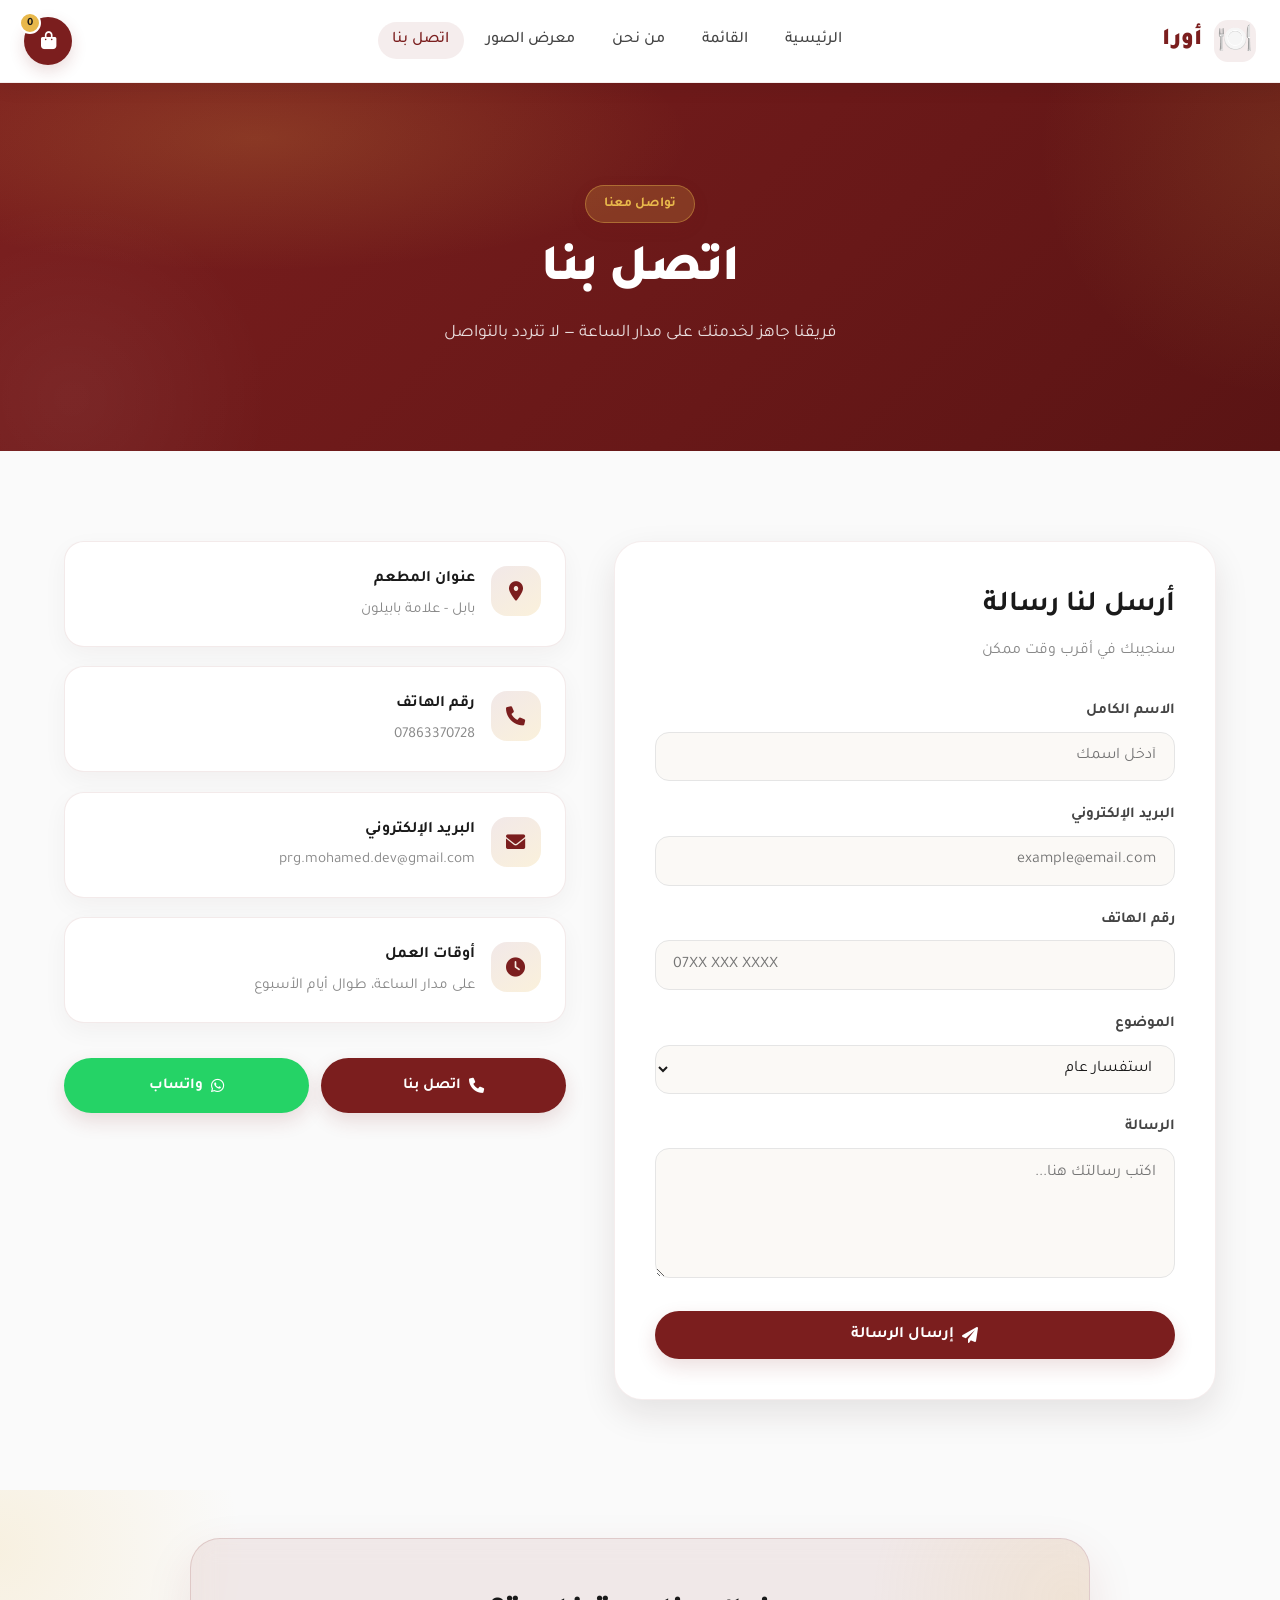
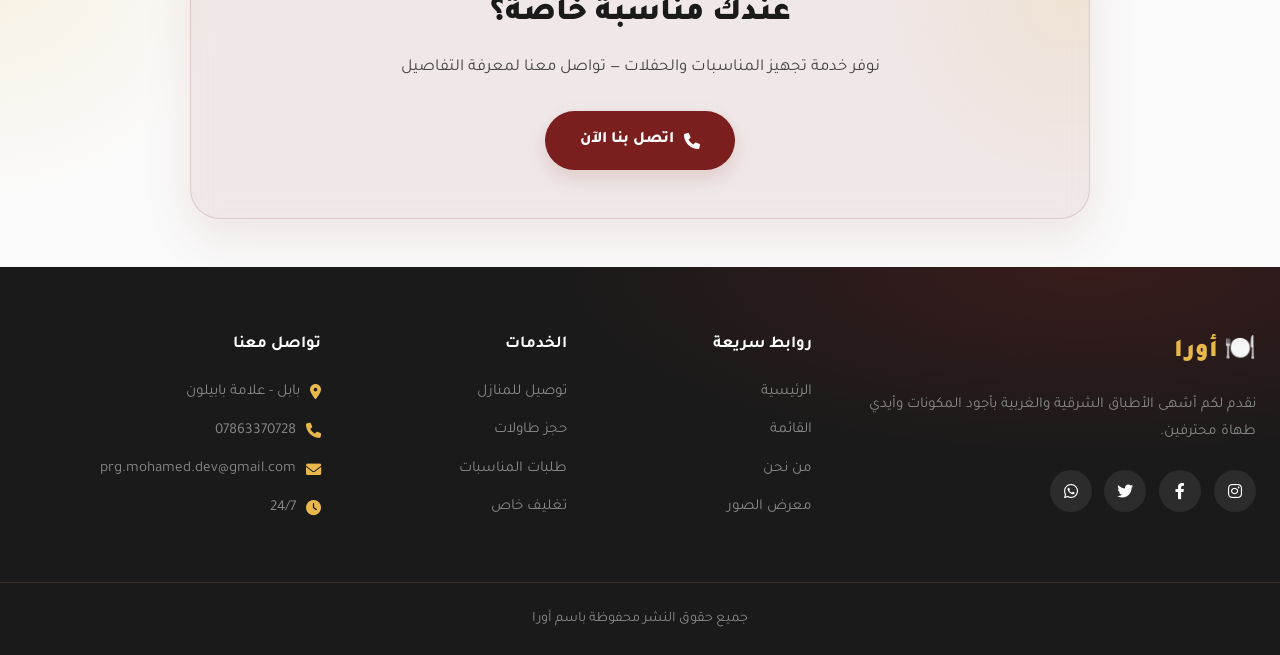
<file: contact.html>
<!doctype html>
<html lang="ar" dir="rtl">
<head>
  <meta charset="UTF-8" />
  <meta name="viewport" content="width=device-width, initial-scale=1.0" />
  <meta name="description" content="تواصل مع مطعم أورا — هاتف، واتساب، عنوان، وأوقات العمل. نحن هنا لخدمتك 24/7." />
  <meta name="theme-color" content="#7B1E1E" />
  <title>اتصل بنا | أورا</title>
  <link rel="preconnect" href="https://fonts.googleapis.com" />
  <link rel="preconnect" href="https://fonts.gstatic.com" crossorigin />
  <link href="https://fonts.googleapis.com/css2?family=Tajawal:wght@300;400;500;700;900&family=Amiri:wght@400;700&display=swap" rel="stylesheet" />
  <link rel="stylesheet" href="https://cdnjs.cloudflare.com/ajax/libs/font-awesome/6.0.0-beta3/css/all.min.css" />
  <link rel="stylesheet" href="style.css">
  <link rel="stylesheet" href="aura-pages.css">
</head>
<body>

  <nav class="navbar">
    <div class="nav-container">
      <a href="index.html" class="nav-logo">
        <span class="logo-icon">🍽️</span>
        <span class="logo-text">أورا</span>
      </a>
      <ul class="nav-links">
        <li><a href="index.html">الرئيسية</a></li>
        <li><a href="menu.html">القائمة</a></li>
        <li><a href="about.html">من نحن</a></li>
        <li><a href="gallery.html">معرض الصور</a></li>
        <li><a href="contact.html" class="active">اتصل بنا</a></li>
      </ul>
      <div class="nav-actions">
        <button class="nav-cart" id="cart-btn">
          <i class="fas fa-shopping-bag"></i>
          <span class="cart-count" id="cart-count">0</span>
        </button>
        <button class="nav-menu-toggle" id="menu-toggle">
          <i class="fas fa-bars"></i>
        </button>
      </div>
    </div>
  </nav>

  <section class="page-hero">
    <div class="container">
      <span class="page-hero-label">تواصل معنا</span>
      <h1 class="page-hero-title">اتصل بنا</h1>
      <p class="page-hero-subtitle">فريقنا جاهز لخدمتك على مدار الساعة — لا تتردد بالتواصل</p>
    </div>
  </section>

  <section class="contact-section">
    <div class="container">
      <div class="contact-grid">

        <div class="contact-form-box">
          <h2>أرسل لنا رسالة</h2>
          <p>سنجيبك في أقرب وقت ممكن</p>

          <form id="contact-form">
            <div class="form-group">
              <label for="name">الاسم الكامل</label>
              <input type="text" id="name" name="name" placeholder="أدخل اسمك" required />
            </div>

            <div class="form-group">
              <label for="email">البريد الإلكتروني</label>
              <input type="email" id="email" name="email" placeholder="example@email.com" required />
            </div>

            <div class="form-group">
              <label for="phone">رقم الهاتف</label>
              <input type="tel" id="phone" name="phone" placeholder="07XX XXX XXXX" />
            </div>

            <div class="form-group">
              <label for="subject">الموضوع</label>
              <select id="subject" name="subject">
                <option value="general">استفسار عام</option>
                <option value="order">طلب جديد</option>
                <option value="reservation">حجز طاولة</option>
                <option value="complaint">شكوى</option>
                <option value="suggestion">اقتراح</option>
              </select>
            </div>

            <div class="form-group">
              <label for="message">الرسالة</label>
              <textarea id="message" name="message" placeholder="اكتب رسالتك هنا..." required></textarea>
            </div>

            <button type="submit" class="btn-primary btn-block">
              <i class="fas fa-paper-plane"></i>
              إرسال الرسالة
            </button>
          </form>
        </div>

        <div class="contact-info-box">
          <div class="info-card">
            <div class="info-icon"><i class="fas fa-location-dot"></i></div>
            <div> 
              <h3>عنوان المطعم</h3>
              <p>بابل - علامة بابيلون</p>
            </div>
          </div>

          <div class="info-card">
            <div class="info-icon"><i class="fas fa-phone"></i></div>
            <div>
              <h3>رقم الهاتف</h3>
              <a href="tel:07863370728">07863370728</a>
            </div>
          </div>

          <div class="info-card">
            <div class="info-icon"><i class="fas fa-envelope"></i></div>
            <div>
              <h3>البريد الإلكتروني</h3>
              <a href="mailto:prg.mohamed.dev@gmail.com">prg.mohamed.dev@gmail.com</a>
            </div>
          </div>

          <div class="info-card">
            <div class="info-icon"><i class="fas fa-clock"></i></div>
            <div>
              <h3>أوقات العمل</h3>
              <p>على مدار الساعة، طوال أيام الأسبوع</p>
            </div>
          </div>

          <div class="quick-contact">
            <a href="tel:07863370728" class="quick-btn phone">
              <i class="fas fa-phone"></i> اتصل بنا
            </a>
            <a href="https://wa.me/9647863370728" class="quick-btn whatsapp" target="_blank" rel="noopener noreferrer">
              <i class="fab fa-whatsapp"></i> واتساب
            </a>
          </div>
        </div>
      </div>
    </div>
  </section>

  <section class="cta-section">
    <div class="container">
      <h2>عندك مناسبة خاصة؟</h2>
      <p>نوفر خدمة تجهيز المناسبات والحفلات — تواصل معنا لمعرفة التفاصيل</p>
      <a href="tel:07863370728" class="btn-accent">
        <i class="fas fa-phone"></i>
        اتصل بنا الآن
      </a>
    </div>
  </section>

  <footer class="footer">
    <div class="footer-container">
      <div class="footer-brand">
        <div class="footer-logo">🍽️ أورا</div>
        <p>نقدم لكم أشهى الأطباق الشرقية والغربية بأجود المكونات وأيدي طهاة محترفين.</p>
        <div class="footer-social">
          <a href="#" aria-label="Instagram"><i class="fab fa-instagram"></i></a>
          <a href="#" aria-label="Facebook"><i class="fab fa-facebook-f"></i></a>
          <a href="#" aria-label="Twitter"><i class="fab fa-twitter"></i></a>
          <a href="#" aria-label="WhatsApp"><i class="fab fa-whatsapp"></i></a>
        </div>
      </div>

      <div class="footer-links-col">
        <h4>روابط سريعة</h4>
        <ul>
          <li><a href="index.html">الرئيسية</a></li>
          <li><a href="menu.html">القائمة</a></li>
          <li><a href="about.html">من نحن</a></li>
          <li><a href="gallery.html">معرض الصور</a></li>
        </ul>
      </div>

      <div class="footer-links-col">
        <h4>الخدمات</h4>
        <ul>
          <li><a href="#">توصيل للمنازل</a></li>
          <li><a href="#">حجز طاولات</a></li>
          <li><a href="#">طلبات المناسبات</a></li>
          <li><a href="#">تغليف خاص</a></li>
        </ul>
      </div>

      <div class="footer-contact-col">
        <h4>تواصل معنا</h4>
        <ul class="footer-contact-list">
          <li><i class="fas fa-location-dot"></i>بابل - علامة بابيلون</li>
          <li><i class="fas fa-phone"></i> 07863370728</li>
          <li><i class="fas fa-envelope"></i>prg.mohamed.dev@gmail.com</li>
          <li><i class="fas fa-clock"></i> 24/7</li>
        </ul>
      </div>
    </div>

    <div class="footer-bottom">
      <p>جميع حقوق النشر محفوظة باسم أورا</p>
    </div>
  </footer>

  <aside class="cart-sidebar" id="cart-sidebar">
    <div class="cart-header">
      <h3><i class="fas fa-shopping-bag"></i> سلة الطلبات</h3>
      <button class="cart-close" id="cart-close"><i class="fas fa-xmark"></i></button>
    </div>
    <div class="cart-items" id="cart-items">
      <div class="cart-empty">
        <i class="fas fa-shopping-basket"></i>
        <p>سلة الطلبات فارغة</p>
        <span>أضف أطباقك المفضلة</span>
      </div>
    </div>
    <div class="cart-footer" id="cart-footer" style="display:none">
      <div class="cart-total">
        <span>المجموع</span>
        <strong id="cart-total">0 د.ع</strong>
      </div>
      <button class="btn-primary btn-block" id="checkout-btn">
        <i class="fas fa-check"></i> إتمام الطلب
      </button>
    </div>
  </aside>

  <div class="cart-overlay" id="cart-overlay"></div>

  <script src="script.js"></script>

  <script>
    // معالج نموذج التواصل
    const contactForm = document.getElementById('contact-form');
    if (contactForm) {
      contactForm.addEventListener('submit', function (e) {
        e.preventDefault();
        const name = document.getElementById('name').value.trim();
        const email = document.getElementById('email').value.trim();
        const message = document.getElementById('message').value.trim();

        if (!name || !email || !message) {
          alert('يرجى ملء الحقول المطلوبة');
          return;
        }

        alert('شكراً ' + name + '! تم استلام رسالتك وسنتواصل معك قريباً.');
        contactForm.reset();
      });
    }
  </script>
</body>
</html>
</file>
<file: style.css>
/* ==== أورا | مشروع مطعم ==== */

/* ===== المتغيرات ===== */
:root {
  /* الألوان الأساسية - عنابي داكن */
  --primary: #7B1E1E;
  --primary-dark: #5A1414;
  --primary-light: #9A2828;
  --primary-hover: #8F2323;

  /* الألوان الثانوية */
  --accent: #E8B84B;
  --accent-hover: #D4A43A;

  /* الألوان الأساسية للنصوص */
  --cream: #F5F0E8;
  --white: #FFFFFF;
  --gray-100: #FAFAFA;
  --gray-200: #E5E5E5;
  --gray-300: #CCCCCC;
  --gray-500: #888888;
  --gray-700: #444444;
  --gray-800: #2A2A2A;
  --gray-900: #1A1A1A;
  --black: #0A0A0A;

  /* دلالات */
  --success: #2E7D4F;
  --error: #C23B22;

  /* الخطوط */
  --font-main: 'Tajawal', sans-serif;
  --font-arabic: 'Amiri', serif;

  /* الظلال */
  --shadow-sm: 0 2px 8px rgba(0, 0, 0, 0.08);
  --shadow-md: 0 4px 20px rgba(0, 0, 0, 0.12);
  --shadow-lg: 0 10px 40px rgba(0, 0, 0, 0.15);
  --shadow-xl: 0 20px 60px rgba(0, 0, 0, 0.2);

  /* الحواف */
  --radius-sm: 8px;
  --radius-md: 12px;
  --radius-lg: 18px;
  --radius-xl: 24px;
  --radius-full: 999px;

  /* الانتقالات */
  --transition-fast: 0.15s ease;
  --transition: 0.3s ease;
  --t: 0.5s cubic-bezier(0.4, 0, 0.2, 1);
  --transition-slow: 0.5s ease;
}

/* ===== Reset ===== */
* {
  margin: 0;
  padding: 0;
  box-sizing: border-box;
}

html {
  scroll-behavior: smooth;
  -webkit-text-size-adjust: 100%;
}

body {
  font-family: var(--font-main);
  background: var(--gray-100);
  color: var(--gray-900);
  line-height: 1.7;
  overflow-x: hidden;
  -webkit-font-smoothing: antialiased;
  -moz-osx-font-smoothing: grayscale;
}

a {
  text-decoration: none;
  color: inherit;
  transition: var(--transition);
}

button {
  font-family: var(--font-main);
  cursor: pointer;
  border: none;
  background: none;
  transition: var(--transition);
}

img {
  max-width: 100%;
  display: block;
}

ul {
  list-style: none;
}

input,
textarea,
select {
  font-family: var(--font-main);
  outline: none;
  border: none;
}

/* ===== Container ===== */
.container {
  max-width: 1200px;
  margin: 0 auto;
  padding: 0 1.5rem;
}

/* ===== Selection ===== */
::selection {
  background: var(--primary);
  color: var(--white);
}

/* ===== Navbar ===== */
.navbar {
  position: sticky;
  top: 0;
  background: var(--white);
  z-index: 1000;
  box-shadow: var(--shadow-sm);
  transition: var(--transition);
}

.nav-container {
  max-width: 1300px;
  margin: 0 auto;
  padding: 1rem 1.5rem;
  display: flex;
  align-items: center;
  justify-content: space-between;
  gap: 2rem;
}

.nav-logo {
  display: flex;
  align-items: center;
  gap: 0.6rem;
  font-size: 1.5rem;
  font-weight: 900;
  color: var(--primary);
  transition: var(--transition);
}

.nav-logo:hover {
  transform: scale(1.03);
}

.logo-icon {
  font-size: 1.8rem;
}

.logo-text {
  font-family: var(--font-main);
}

.nav-links {
  display: flex;
  align-items: center;
  gap: 2rem;
}

.nav-links a {
  color: var(--gray-700);
  font-weight: 500;
  font-size: 1rem;
  position: relative;
  padding: 0.5rem 0;
  transition: var(--transition);
}

.nav-links a::after {
  content: "";
  position: absolute;
  bottom: 0;
  right: 0;
  width: 0;
  height: 2px;
  background: var(--primary);
  transition: width var(--transition);
}

.nav-links a:hover,
.nav-links a.active {
  color: var(--primary);
}

.nav-links a:hover::after,
.nav-links a.active::after {
  width: 100%;
}

.nav-actions {
  display: flex;
  align-items: center;
  gap: 0.8rem;
}

.nav-cart {
  position: relative;
  width: 48px;
  height: 48px;
  border-radius: var(--radius-full);
  background: var(--primary);
  color: var(--white);
  font-size: 1.1rem;
  display: flex;
  align-items: center;
  justify-content: center;
  transition: var(--transition);
}

.nav-cart:hover {
  background: var(--primary-dark);
  transform: scale(1.03);
}

.cart-count {
  position: absolute;
  top: -5px;
  left: -5px;
  background: var(--accent);
  color: var(--gray-900);
  font-size: 0.7rem;
  font-weight: 700;
  min-width: 22px;
  height: 22px;
  border-radius: var(--radius-full);
  display: flex;
  align-items: center;
  justify-content: center;
  border: 2px solid var(--white);
}

.nav-menu-toggle {
  display: none;
  width: 48px;
  height: 48px;
  border-radius: var(--radius-full);
  background: var(--gray-100);
  color: var(--gray-900);
  font-size: 1.2rem;
  align-items: center;
  justify-content: center;
}

/* Responsive Navbar */
@media (max-width: 900px) {
  .nav-links {
    position: fixed;
    top: 0;
    right: -100%;
    width: 280px;
    height: 100vh;
    background: var(--white);
    flex-direction: column;
    align-items: flex-start;
    padding: 6rem 2rem 2rem;
    gap: 0.5rem;
    box-shadow: var(--shadow-xl);
    transition: right var(--transition);
    z-index: 999;
  }

  .nav-links.active {
    right: 0;
  }

  .nav-links a {
    width: 100%;
    padding: 1rem 0;
    font-size: 1.1rem;
    border-bottom: 1px solid var(--gray-200);
  }

  .nav-links a::after {
    display: none;
  }

  .nav-menu-toggle {
    display: flex;
  }
}

/* ===== Hero Section ===== */
.hero {
  background: linear-gradient(180deg, var(--primary) 0%, var(--primary-dark) 100%);
  color: var(--white);
  padding: 4rem 0 6rem;
  position: relative;
  overflow: hidden;
}

.hero::before {
  content: "";
  position: absolute;
  top: -50%;
  right: -20%;
  width: 600px;
  height: 600px;
  background: radial-gradient(circle, rgba(232, 184, 75, 0.15) 0%, transparent 70%);
  border-radius: 50%;
  pointer-events: none;
}

.hero::after {
  content: "";
  position: absolute;
  bottom: -30%;
  left: -10%;
  width: 500px;
  height: 500px;
  background: radial-gradient(circle, rgba(255, 255, 255, 0.05) 0%, transparent 70%);
  border-radius: 50%;
  pointer-events: none;
}

.hero-container {
  max-width: 1300px;
  margin: 0 auto;
  padding: 0 1.5rem;
  display: grid;
  grid-template-columns: 1fr 1fr;
  align-items: center;
  gap: 4rem;
  position: relative;
  z-index: 2;
}

.hero-content {
  animation: fadeInUp 0.8s ease;
}

@keyframes fadeInUp {
  from {
    opacity: 0;
    transform: translateY(30px);
  }
  to {
    opacity: 1;
    transform: translateY(0);
  }
}

.hero-badge {
  display: inline-flex;
  align-items: center;
  gap: 0.5rem;
  background: rgba(232, 184, 75, 0.2);
  border: 1px solid rgba(232, 184, 75, 0.4);
  color: var(--accent);
  padding: 0.5rem 1.2rem;
  border-radius: var(--radius-full);
  font-size: 0.85rem;
  font-weight: 600;
  margin-bottom: 1.5rem;
}

.hero-title {
  font-size: 3.2rem;
  font-weight: 900;
  line-height: 1.25;
  margin-bottom: 1.2rem;
  color: var(--white);
}

.hero-title .highlight {
  color: var(--accent);
  position: relative;
}

.hero-subtitle {
  font-size: 1.1rem;
  line-height: 1.9;
  color: rgba(255, 255, 255, 0.85);
  margin-bottom: 2rem;
  max-width: 550px;
}

/* شريط البحث عن العنوان */
.delivery-search {
  display: flex;
  align-items: center;
  background: rgba(255, 255, 255, 0.12);
  border: 1px solid rgba(255, 255, 255, 0.25);
  border-radius: var(--radius-full);
  padding: 0.5rem 0.5rem 0.5rem 1.2rem;
  margin-bottom: 2.5rem;
  max-width: 500px;
  transition: var(--transition);
  backdrop-filter: blur(10px);
}

.delivery-search:focus-within {
  background: rgba(255, 255, 255, 0.18);
  border-color: rgba(232, 184, 75, 0.5);
  box-shadow: 0 0 0 4px rgba(232, 184, 75, 0.1);
}

.search-icon {
  color: rgba(255, 255, 255, 0.7);
  font-size: 1rem;
  margin-left: 0.8rem;
}

.search-input {
  flex: 1;
  background: transparent;
  border: none;
  color: var(--white);
  font-size: 1rem;
  padding: 0.6rem 0;
}

.search-input::placeholder {
  color: rgba(255, 255, 255, 0.6);
}

.search-btn {
  width: 48px;
  height: 48px;
  border-radius: var(--radius-full);
  background: rgba(255, 255, 255, 0.15);
  color: var(--white);
  font-size: 1rem;
  display: flex;
  align-items: center;
  justify-content: center;
  transition: var(--transition);
  border: 1px solid rgba(255, 255, 255, 0.2);
}

.search-btn:hover {
  background: var(--accent);
  color: var(--gray-900);
  transform: scale(1.03);
}

.hero-stats {
  display: flex;
  gap: 2.5rem;
  flex-wrap: wrap;
}

.hero-stat {
  display: flex;
  flex-direction: column;
  gap: 0.3rem;
}

.hero-stat strong {
  font-size: 2rem;
  font-weight: 900;
  color: var(--white);
  line-height: 1;
}

.hero-stat strong span {
  font-size: 1.2rem;
  color: var(--accent);
  margin-right: 2px;
}

.hero-stat > span {
  font-size: 0.85rem;
  color: rgba(255, 255, 255, 0.7);
}

.hero-image {
  display: flex;
  justify-content: center;
  align-items: center;
  animation: fadeIn 1s ease;
}

@keyframes fadeIn {
  from { opacity: 0; }
  to { opacity: 1; }
}

.hero-image-wrapper {
  position: relative;
  width: 100%;
  max-width: 500px;
  aspect-ratio: 1;
  border-radius: 50%;
  overflow: hidden;
  border: 8px solid rgba(255, 255, 255, 0.1);
  box-shadow: 0 30px 80px rgba(0, 0, 0, 0.4);
}

.hero-image-wrapper img {
  width: 100%;
  height: 100%;
  object-fit: cover;
}
.hero-image-overlay {
  position: absolute;
  inset: 0;
  background: linear-gradient(135deg, transparent 50%, rgba(123, 30, 30, 0.4) 100%);
  pointer-events: none;
  z-index: 1;
}

/* Responsive Hero */
@media (max-width: 992px) {
  .hero-container {
    grid-template-columns: 1fr;
    gap: 3rem;
  }

  .hero-title {
    font-size: 2.5rem;
  }

  .hero-image-wrapper {
    max-width: 400px;
  }
}

@media (max-width: 600px) {
  .hero {
    padding: 3rem 0 4rem;
  }

  .hero-title {
    font-size: 2rem;
  }

  .hero-subtitle {
    font-size: 1rem;
  }

  .hero-stats {
    gap: 1.5rem;
  }

  .hero-stat strong {
    font-size: 1.6rem;
  }
}

/* Section Headers */
.section-header { text-align: center; margin-bottom: 3rem; }
.section-label {
  display: inline-block;
  background: rgba(123,30,30,0.1);
  color: var(--primary);
  padding: 0.4rem 1rem;
  border-radius: var(--radius-full);
  font-size: 0.85rem;
  font-weight: 600;
  margin-bottom: 1rem;
}
.section-title {
  font-size: 2.4rem;
  font-weight: 900;
  color: var(--gray-900);
  line-height: 1.3;
}
.section-title .highlight { color: var(--primary); }
.features-section { padding: 5rem 0; background: var(--white); }
.features-grid {
  display: grid;
  grid-template-columns: repeat(auto-fit, minmax(240px, 1fr));
  gap: 1.5rem;
}
.feature-card {
  background: var(--gray-100);
  border: 1px solid var(--gray-200);
  border-radius: var(--radius-lg);
  padding: 2rem 1.5rem;
  text-align: center;
  transition: var(--t);
}
.feature-card:hover {
  transform: scale(1.03);
  box-shadow: var(--shadow-md);
  border-color: var(--primary);
}

.feature-icon {
  width: 70px; height: 70px;
  border-radius: var(--radius-lg);
  background: rgba(123,30,30,0.08);
  color: var(--primary);
  font-size: 1.8rem;
  display: flex; align-items: center; justify-content: center;
  margin: 0 auto 1.2rem;
  transition: var(--t);
}
.feature-card:hover .feature-icon {
  background: var(--primary);
  color: var(--white);
  transform: scale(1.1);
}
.feature-card h3 {
  font-size: 1.2rem;
  margin-bottom: 0.6rem;
  color: var(--gray-900);
}
.feature-card p {
  color: var(--gray-500);
  font-size: 0.95rem;
  line-height: 1.7;
}

/* Dishes */
.dishes-section { padding: 5rem 0; background: var(--gray-100); }
.dishes-grid {
  display: grid;
  grid-template-columns: repeat(auto-fit, minmax(260px, 1fr));
  gap: 1.5rem;
}
.dish-card {
  background: var(--white);
  border: 1px solid var(--gray-200);
  border-radius: var(--radius-lg);
  overflow: hidden;
  transition: var(--t);
  display: flex;
  flex-direction: column;
}
.dish-card:hover {
  transform: scale(1.03);
  box-shadow: var(--shadow-md);
  border-color: var(--primary);
}

.dish-image { position: relative; aspect-ratio: 4/3; overflow: hidden; }
.dish-image img { width: 100%; height: 100%; object-fit: cover; transition: transform var(--t); }
.dish-card:hover .dish-image img { transform: scale(1.08); }
.dish-badge {
  position: absolute; top: 1rem; right: 1rem;
  background: var(--accent);
  color: var(--gray-900);
  padding: 0.3rem 0.8rem;
  border-radius: var(--radius-full);
  font-size: 0.75rem;
  font-weight: 700;
}
.dish-info { padding: 1.3rem; flex: 1; display: flex; flex-direction: column; }
.dish-info h3 { font-size: 1.1rem; margin-bottom: 0.4rem; color: var(--gray-900); }
.dish-info p { color: var(--gray-500); font-size: 0.85rem; line-height: 1.6; margin-bottom: 1rem; flex: 1; }
.dish-footer { display: flex; justify-content: space-between; align-items: center; }
.dish-price { color: var(--primary); font-size: 1.15rem; font-weight: 900; }
.dish-add {
  width: 42px; height: 42px;
  border-radius: var(--radius-full);
  background: var(--primary);
  color: var(--white);
  font-size: 1rem;
  display: flex; align-items: center; justify-content: center;
  transition: var(--t);
}
.dish-add:hover {
  background: var(--accent);
  color: var(--gray-900);
  transform: scale(1.15);
}
.dishes-more { text-align: center; margin-top: 3rem; }
.btn-outline {
  display: inline-flex; align-items: center; gap: 0.5rem;
  padding: 0.9rem 2rem;
  border: 2px solid var(--primary);
  color: var(--primary);
  border-radius: var(--radius-full);
  font-weight: 600;
  transition: var(--t);
}
.btn-outline:hover {
  background: var(--primary);
  color: var(--white);
  transform: scale(1.03);
  box-shadow: var(--shadow-md);
}
.btn-outline i { transition: var(--t); }
.btn-outline:hover i { transform: scale(1.2); }

/* Footer */
.footer {
  background: var(--gray-900);
  color: var(--gray-300);
  padding: 4rem 0 0;
}
.footer-container {
  max-width: 1300px;
  margin: 0 auto;
  padding: 0 1.5rem;
  display: grid;
  grid-template-columns: 2fr 1fr 1fr 1.5fr;
  gap: 3rem;
}
.footer-logo {
  font-size: 1.6rem;
  font-weight: 900;
  color: var(--white);
  margin-bottom: 1rem;
}
.footer-brand p {
  color: var(--gray-500);
  line-height: 1.8;
  margin-bottom: 1.5rem;
  font-size: 0.95rem;
}

.footer-social { display: flex; gap: 0.8rem; }
.footer-social a {
  width: 42px; height: 42px;
  border-radius: var(--radius-full);
  background: rgba(255,255,255,0.08);
  color: var(--white);
  display: flex; align-items: center; justify-content: center;
  transition: var(--t);
}
.footer-social a:hover {
  background: var(--primary);
  transform: scale(1.1);
}
.footer-links-col h4, .footer-contact-col h4 {
  color: var(--white);
  font-size: 1.05rem;
  margin-bottom: 1.2rem;
}
.footer-links-col ul li { margin-bottom: 0.7rem; }
.footer-links-col ul li a {
  color: var(--gray-500);
  font-size: 0.95rem;
  transition: var(--t);
}
.footer-links-col ul li a:hover {
  color: var(--accent);
  padding-right: 5px;
}
.footer-contact-list li {
  display: flex; align-items: center; gap: 0.6rem;
  color: var(--gray-500);
  font-size: 0.95rem;
  margin-bottom: 0.8rem;
}
.footer-contact-list li i { color: var(--accent); }
.footer-bottom {
  margin-top: 3rem;
  padding: 1.5rem;
  border-top: 1px solid rgba(255,255,255,0.08);
  text-align: center;
  color: var(--gray-500);
  font-size: 0.9rem;
}

/* Cart Sidebar */
.cart-sidebar {
  position: fixed;
  top: 0; left: -100%;
  width: 380px; height: 100vh;
  background: var(--white);
  z-index: 2000;
  display: flex;
  flex-direction: column;
  box-shadow: -10px 0 40px rgba(0,0,0,0.15);
  transition: left var(--t);
}
.cart-sidebar.active { left: 0; }
.cart-header {
  padding: 1.5rem;
  border-bottom: 1px solid var(--gray-200);
  display: flex; justify-content: space-between; align-items: center;
}
.cart-header h3 {
  color: var(--gray-900);
  font-size: 1.2rem;
  display: flex; align-items: center; gap: 0.5rem;
}
.cart-header h3 i { color: var(--primary); }
.cart-close {
  width: 36px; height: 36px;
  border-radius: var(--radius-full);
  background: var(--gray-100);
  color: var(--gray-700);
  display: flex; align-items: center; justify-content: center;
}
.cart-close:hover { background: #C23B22; color: var(--white); }
.cart-items { flex: 1; overflow-y: auto; padding: 1rem 1.5rem; }
.cart-empty { text-align: center; padding: 3rem 1rem; color: var(--gray-500); }
.cart-empty i { font-size: 3rem; color: var(--gray-300); margin-bottom: 1rem; display: block; }
.cart-footer {
  padding: 1.5rem;
  border-top: 1px solid var(--gray-200);
  background: var(--gray-100);
}
.cart-total {
  display: flex; justify-content: space-between; align-items: center;
  margin-bottom: 1rem;
  font-size: 1.1rem;
}
.cart-total strong { color: var(--primary); font-size: 1.4rem; }
.cart-overlay {
  position: fixed; inset: 0;
  background: rgba(0,0,0,0.5);
  z-index: 1500;
  opacity: 0; pointer-events: none;
  transition: opacity var(--t);
}
.cart-overlay.active { opacity: 1; pointer-events: auto; }

/* Buttons */
.btn-primary {
  background: var(--primary);
  color: var(--white);
  padding: 0.9rem 1.8rem;
  border-radius: var(--radius-full);
  font-weight: 700;
  font-size: 1rem;
  display: inline-flex;
  align-items: center;
  justify-content: center;
  gap: 0.5rem;
  transition: var(--t);
}
.btn-primary:hover {
  background: var(--primary-dark);
  transform: scale(1.03);
  box-shadow: var(--shadow-md);
}
.btn-block { width: 100%; }

/* Responsive */
@media (max-width: 992px) {
  .footer-container { grid-template-columns: 1fr 1fr; gap: 2rem; }
}
@media (max-width: 600px) {
  .footer-container { grid-template-columns: 1fr; text-align: center; }
  .footer-social { justify-content: center; }
  .footer-contact-list li { justify-content: center; }
  .cart-sidebar { width: 100%; }
  .section-title { font-size: 1.8rem; }
  .features-section, .dishes-section { padding: 3rem 0; }
}

/* Menu Grid (menu.html) */
.menu-grid {
  display: grid !important;
  grid-template-columns: repeat(auto-fill, minmax(240px, 1fr)) !important;
  gap: 1.5rem !important;
}
@media (max-width: 600px) {
  .menu-grid {
    grid-template-columns: repeat(2, 1fr) !important;
    gap: 0.8rem !important;
  }
}
</file>
<file: aura-pages.css>
/* ===== أورا | تنسيقات الصفحات الإضافية ===== */
/* about.html + contact.html + gallery.html */

/* ===== Page Hero ===== */
.page-hero {
  background: linear-gradient(135deg, var(--primary) 0%, var(--primary-dark) 100%);
  color: var(--white);
  padding: 5rem 0 4rem;
  text-align: center;
  position: relative;
  overflow: hidden;
}

.page-hero::before {
  content: "";
  position: absolute;
  top: -50%;
  right: -20%;
  width: 500px;
  height: 500px;
  background: radial-gradient(circle, rgba(232, 184, 75, 0.12) 0%, transparent 70%);
  border-radius: 50%;
  pointer-events: none;
}

.page-hero::after {
  content: "";
  position: absolute;
  bottom: -40%;
  left: -10%;
  width: 400px;
  height: 400px;
  background: radial-gradient(circle, rgba(255, 255, 255, 0.05) 0%, transparent 70%);
  border-radius: 50%;
  pointer-events: none;
}

.page-hero .container {
  position: relative;
  z-index: 2;
}

.page-hero-label {
  display: inline-block;
  background: rgba(232, 184, 75, 0.2);
  border: 1px solid rgba(232, 184, 75, 0.4);
  color: var(--accent);
  padding: 0.4rem 1.1rem;
  border-radius: var(--radius-full);
  font-size: 0.85rem;
  font-weight: 600;
  margin-bottom: 1rem;
}

.page-hero-title {
  font-size: 2.8rem;
  font-weight: 900;
  margin-bottom: 0.8rem;
  line-height: 1.3;
}

.page-hero-subtitle {
  font-size: 1.1rem;
  color: rgba(255, 255, 255, 0.85);
  max-width: 600px;
  margin: 0 auto;
}

/* ===== About Page ===== */
.about-story {
  padding: 5rem 0;
  background: var(--white);
}

.about-story-grid {
  display: grid;
  grid-template-columns: 1fr 1fr;
  gap: 4rem;
  align-items: center;
}

.about-story-image {
  position: relative;
  border-radius: var(--radius-xl);
  overflow: hidden;
  aspect-ratio: 4/5;
  box-shadow: var(--shadow-xl);
}

.about-story-image img {
  width: 100%;
  height: 100%;
  object-fit: cover;
}

.about-story-content h2 {
  font-size: 2.2rem;
  font-weight: 900;
  color: var(--gray-900);
  margin-bottom: 1.5rem;
  line-height: 1.3;
}

.about-story-content h2 .highlight {
  color: var(--primary);
}

.about-story-content p {
  color: var(--gray-700);
  font-size: 1.05rem;
  line-height: 1.9;
  margin-bottom: 1.2rem;
}

.about-story-stats {
  display: grid;
  grid-template-columns: repeat(3, 1fr);
  gap: 1.5rem;
  margin-top: 2rem;
  padding-top: 2rem;
  border-top: 1px solid var(--gray-200);
}

.about-stat {
  text-align: center;
}

.about-stat strong {
  display: block;
  font-size: 2rem;
  font-weight: 900;
  color: var(--primary);
  line-height: 1;
  margin-bottom: 0.4rem;
}

.about-stat span {
  color: var(--gray-500);
  font-size: 0.9rem;
}

/* القيم */
.about-values {
  padding: 5rem 0;
  background: var(--gray-100);
}

.values-grid {
  display: grid;
  grid-template-columns: repeat(auto-fit, minmax(240px, 1fr));
  gap: 1.5rem;
}

.value-card {
  background: var(--white);
  border: 1px solid var(--gray-200);
  border-radius: var(--radius-lg);
  padding: 2rem 1.5rem;
  text-align: center;
  transition: var(--t);
}

.value-card:hover {
  transform: translateY(-5px) scale(1.02);
  box-shadow: var(--shadow-md);
  border-color: var(--primary);
}

.value-icon {
  width: 70px;
  height: 70px;
  border-radius: var(--radius-lg);
  background: rgba(123, 30, 30, 0.08);
  color: var(--primary);
  font-size: 1.8rem;
  display: flex;
  align-items: center;
  justify-content: center;
  margin: 0 auto 1.2rem;
  transition: var(--t);
}

.value-card:hover .value-icon {
  background: var(--primary);
  color: var(--white);
  transform: scale(1.1) rotate(-5deg);
}

.value-card h3 {
  font-size: 1.2rem;
  margin-bottom: 0.6rem;
  color: var(--gray-900);
}

.value-card p {
  color: var(--gray-500);
  font-size: 0.95rem;
  line-height: 1.7;
}

/* الفريق */
.about-team {
  padding: 5rem 0;
  background: var(--white);
}

.team-grid {
  display: grid;
  grid-template-columns: repeat(auto-fit, minmax(220px, 1fr));
  gap: 2rem;
}

.team-card {
  text-align: center;
  transition: var(--t);
}

.team-photo {
  width: 160px;
  height: 160px;
  border-radius: 50%;
  overflow: hidden;
  margin: 0 auto 1.2rem;
  border: 5px solid var(--gray-100);
  box-shadow: var(--shadow-md);
  transition: var(--t);
}

.team-card:hover .team-photo {
  border-color: var(--accent);
  transform: scale(1.05);
}

.team-photo img {
  width: 100%;
  height: 100%;
  object-fit: cover;
}

.team-card h3 {
  font-size: 1.15rem;
  color: var(--gray-900);
  margin-bottom: 0.3rem;
}

.team-card .role {
  color: var(--primary);
  font-size: 0.9rem;
  font-weight: 600;
}

/* ===== Contact Page ===== */
.contact-section {
  padding: 5rem 0;
  background: var(--gray-100);
}

.contact-grid {
  display: grid;
  grid-template-columns: 1.2fr 1fr;
  gap: 3rem;
}

.contact-form-box {
  background: var(--white);
  border-radius: var(--radius-xl);
  padding: 2.5rem;
  box-shadow: var(--shadow-md);
}

.contact-form-box h2 {
  font-size: 1.8rem;
  color: var(--gray-900);
  margin-bottom: 0.5rem;
}

.contact-form-box > p {
  color: var(--gray-500);
  margin-bottom: 2rem;
}

.form-group {
  margin-bottom: 1.3rem;
}

.form-group label {
  display: block;
  font-weight: 600;
  color: var(--gray-700);
  margin-bottom: 0.5rem;
  font-size: 0.95rem;
}

.form-group input,
.form-group textarea,
.form-group select {
  width: 100%;
  padding: 0.9rem 1.1rem;
  border: 1.5px solid var(--gray-200);
  border-radius: var(--radius-md);
  font-size: 1rem;
  color: var(--gray-900);
  background: var(--gray-100);
  transition: var(--transition);
}

.form-group input:focus,
.form-group textarea:focus,
.form-group select:focus {
  border-color: var(--primary);
  background: var(--white);
  box-shadow: 0 0 0 4px rgba(123, 30, 30, 0.08);
}

.form-group textarea {
  resize: vertical;
  min-height: 130px;
}

.contact-info-box {
  display: flex;
  flex-direction: column;
  gap: 1.2rem;
}

.info-card {
  background: var(--white);
  border-radius: var(--radius-lg);
  padding: 1.5rem;
  display: flex;
  align-items: flex-start;
  gap: 1rem;
  box-shadow: var(--shadow-sm);
  transition: var(--t);
  border: 1px solid var(--gray-200);
}

.info-card:hover {
  transform: translateX(-5px);
  box-shadow: var(--shadow-md);
  border-color: var(--primary);
}

.info-icon {
  width: 50px;
  height: 50px;
  border-radius: var(--radius-md);
  background: rgba(123, 30, 30, 0.08);
  color: var(--primary);
  font-size: 1.2rem;
  display: flex;
  align-items: center;
  justify-content: center;
  flex-shrink: 0;
}

.info-card h3 {
  font-size: 1rem;
  color: var(--gray-900);
  margin-bottom: 0.3rem;
}

.info-card p,
.info-card a {
  color: var(--gray-500);
  font-size: 0.95rem;
  line-height: 1.6;
  direction: ltr;
  text-align: right;
  display: block;
}

.info-card a:hover {
  color: var(--primary);
}

.contact-map {
  margin-top: 3rem;
  border-radius: var(--radius-xl);
  overflow: hidden;
  box-shadow: var(--shadow-md);
  border: 1px solid var(--gray-200);
}

.contact-map iframe {
  width: 100%;
  height: 400px;
  border: 0;
  display: block;
}

.quick-contact {
  display: flex;
  gap: 0.8rem;
  margin-top: 1rem;
}

.quick-btn {
  flex: 1;
  display: inline-flex;
  align-items: center;
  justify-content: center;
  gap: 0.5rem;
  padding: 0.9rem 1rem;
  border-radius: var(--radius-md);
  font-weight: 700;
  font-size: 0.95rem;
  transition: var(--t);
}

.quick-btn.whatsapp {
  background: #25D366;
  color: var(--white);
}

.quick-btn.whatsapp:hover {
  background: #1eaa52;
  transform: translateY(-2px);
  box-shadow: var(--shadow-md);
}

.quick-btn.phone {
  background: var(--primary);
  color: var(--white);
}

.quick-btn.phone:hover {
  background: var(--primary-dark);
  transform: translateY(-2px);
  box-shadow: var(--shadow-md);
}

/* ===== Gallery Page ===== */
.gallery-section {
  padding: 5rem 0;
  background: var(--gray-100);
}

.menu-section {
  padding: 3rem 0 5rem;
  background: var(--gray-100);
}

.gallery-filters,
.menu-filters {
  display: flex;
  justify-content: center;
  flex-wrap: wrap;
  gap: 0.6rem;
  margin-bottom: 3rem;
}

.gallery-filter-btn,
.filter-btn {
  padding: 0.7rem 1.4rem;
  border-radius: var(--radius-full);
  background: var(--white);
  color: var(--gray-700);
  font-weight: 600;
  font-size: 0.9rem;
  border: 1.5px solid var(--gray-200);
  transition: var(--t);
}

.gallery-filter-btn:hover,
.filter-btn:hover {
  border-color: var(--primary);
  color: var(--primary);
  transform: translateY(-2px);
}

.gallery-filter-btn.active,
.filter-btn.active {
  background: var(--primary);
  color: var(--white);
  border-color: var(--primary);
  box-shadow: var(--shadow-md);
}

.gallery-grid {
  display: grid;
  grid-template-columns: repeat(auto-fill, minmax(260px, 1fr));
  gap: 1.2rem;
}

.gallery-item {
  position: relative;
  border-radius: var(--radius-lg);
  overflow: hidden;
  aspect-ratio: 1;
  cursor: pointer;
  box-shadow: var(--shadow-sm);
  transition: var(--t);
}

.gallery-item:hover {
  transform: scale(1.03);
  box-shadow: var(--shadow-lg);
}

.gallery-item img {
  width: 100%;
  height: 100%;
  object-fit: cover;
  transition: transform var(--t);
}

.gallery-item:hover img {
  transform: scale(1.1);
}

.gallery-overlay {
  position: absolute;
  inset: 0;
  background: linear-gradient(to top, rgba(123, 30, 30, 0.85) 0%, transparent 60%);
  display: flex;
  flex-direction: column;
  justify-content: flex-end;
  padding: 1.5rem;
  opacity: 0;
  transition: opacity var(--t);
}

.gallery-item:hover .gallery-overlay {
  opacity: 1;
}

.gallery-overlay h4 {
  color: var(--white);
  font-size: 1.1rem;
  margin-bottom: 0.2rem;
}

.gallery-overlay span {
  color: var(--accent);
  font-size: 0.85rem;
  font-weight: 600;
}

.gallery-item.hidden {
  display: none;
}

.menu-grid .dish-card.hidden {
  display: none;
}

/* Lightbox */
.lightbox {
  position: fixed;
  inset: 0;
  background: rgba(0, 0, 0, 0.92);
  z-index: 3000;
  display: none;
  align-items: center;
  justify-content: center;
  padding: 1.5rem;
  backdrop-filter: blur(8px);
}

.lightbox.active {
  display: flex;
  animation: fadeIn 0.3s ease;
}

.lightbox img {
  max-width: 95%;
  max-height: 85vh;
  border-radius: var(--radius-md);
  box-shadow: var(--shadow-xl);
}

.lightbox-close {
  position: absolute;
  top: 1.5rem;
  left: 1.5rem;
  width: 50px;
  height: 50px;
  border-radius: 50%;
  background: rgba(255, 255, 255, 0.15);
  color: var(--white);
  font-size: 1.3rem;
  display: flex;
  align-items: center;
  justify-content: center;
  border: 1px solid rgba(255, 255, 255, 0.25);
  transition: var(--t);
}

.lightbox-close:hover {
  background: var(--primary);
  transform: rotate(90deg);
}

/* ===== CTA Section ===== */
.cta-section {
  padding: 4rem 0;
  background: linear-gradient(135deg, var(--primary) 0%, var(--primary-dark) 100%);
  color: var(--white);
  text-align: center;
  position: relative;
  overflow: hidden;
}

.cta-section::before {
  content: "";
  position: absolute;
  top: -50%;
  left: -20%;
  width: 500px;
  height: 500px;
  background: radial-gradient(circle, rgba(232, 184, 75, 0.15) 0%, transparent 70%);
  border-radius: 50%;
}

.cta-section h2 {
  font-size: 2.2rem;
  font-weight: 900;
  margin-bottom: 1rem;
  position: relative;
  z-index: 1;
}

.cta-section p {
  color: rgba(255, 255, 255, 0.85);
  margin-bottom: 2rem;
  font-size: 1.05rem;
  position: relative;
  z-index: 1;
}

.btn-accent {
  display: inline-flex;
  align-items: center;
  gap: 0.6rem;
  background: var(--accent);
  color: var(--gray-900);
  padding: 1rem 2.2rem;
  border-radius: var(--radius-full);
  font-weight: 800;
  font-size: 1rem;
  transition: var(--t);
  position: relative;
  z-index: 1;
  box-shadow: var(--shadow-md);
}

.btn-accent:hover {
  background: var(--accent-hover);
  transform: scale(1.05);
  box-shadow: var(--shadow-lg);
}

/* ===== Responsive ===== */
@media (max-width: 992px) {
  .about-story-grid,
  .contact-grid {
    grid-template-columns: 1fr;
    gap: 2.5rem;
  }
  
  .about-story-image {
    aspect-ratio: 16/10;
  }
  
  .page-hero-title {
    font-size: 2.2rem;
  }
  
  .about-story-content h2,
  .cta-section h2 {
    font-size: 1.8rem;
  }
}

@media (max-width: 600px) {
  .page-hero {
    padding: 3.5rem 0 2.5rem;
  }
  
  .page-hero-title {
    font-size: 1.7rem;
  }
  
  .page-hero-subtitle {
    font-size: 1rem;
  }
  
  .about-story,
  .about-values,
  .about-team,
  .contact-section,
  .gallery-section {
    padding: 3rem 0;
  }
  
  .about-story-stats {
    grid-template-columns: 1fr;
    gap: 1rem;
  }
  
  .contact-form-box {
    padding: 1.5rem;
  }
  
  .gallery-grid {
    grid-template-columns: repeat(2, 1fr);
    gap: 0.7rem;
  }
  
  .gallery-overlay {
    padding: 0.8rem;
  }
  
  .gallery-overlay h4 {
    font-size: 0.9rem;
  }
  
  .gallery-overlay span {
    font-size: 0.75rem;
  }
  
  .quick-contact {
    flex-direction: column;
  }
  
  .contact-map iframe {
    height: 280px;
  }
}

/* ===== CTA Section — ستايل زجاجي شفاف (محدّث) ===== */
.cta-section {
  padding: 3rem 1.5rem;
  background: var(--gray-100);
  text-align: center;
}

.cta-section .container {
  background: rgba(123, 30, 30, 0.08);
  backdrop-filter: blur(12px);
  -webkit-backdrop-filter: blur(12px);
  border: 1.5px solid rgba(123, 30, 30, 0.15);
  border-radius: 30px;
  padding: 3rem 2rem;
  position: relative;
  overflow: hidden;
  max-width: 900px;
}

.cta-section .container::before {
  content: "";
  position: absolute;
  top: -50%;
  right: -20%;
  width: 400px;
  height: 400px;
  background: radial-gradient(circle, rgba(232, 184, 75, 0.12) 0%, transparent 70%);
  border-radius: 50%;
  pointer-events: none;
}

.cta-section h2 {
  font-size: 2rem;
  font-weight: 900;
  margin-bottom: 0.8rem;
  color: var(--gray-900);
  position: relative;
  z-index: 1;
}

.cta-section h2 .highlight {
  color: var(--primary);
}

.cta-section p {
  color: var(--gray-700);
  margin-bottom: 1.8rem;
  font-size: 1.05rem;
  position: relative;
  z-index: 1;
}

.btn-accent {
  display: inline-flex;
  align-items: center;
  gap: 0.6rem;
  background: var(--primary);
  color: var(--white);
  padding: 1rem 2.2rem;
  border-radius: var(--radius-full);
  font-weight: 800;
  font-size: 1rem;
  transition: var(--t);
  position: relative;
  z-index: 1;
  box-shadow: var(--shadow-md);
}

.btn-accent:hover {
  background: var(--primary-dark);
  transform: scale(1.05);
  box-shadow: var(--shadow-lg);
}

/* ===== تحديث أزرار Quick Contact — حواف دائرية كاملة ===== */
.quick-btn {
  border-radius: var(--radius-full);
  padding: 0.9rem 1.3rem;
}

/* ===== تحديث بطاقات معلومات التواصل — حواف ناعمة ===== */
.info-card {
  border-radius: 20px;
}

/* ===== تحديث نموذج التواصل — حواف ناعمة ===== */
.contact-form-box {
  border-radius: 28px;
}

.form-group input,
.form-group textarea,
.form-group select {
  border-radius: 14px;
}

/* ===== الخريطة — حواف ناعمة ===== */
.contact-map {
  border-radius: 28px;
}

@media (max-width: 600px) {
  .cta-section .container {
    padding: 2rem 1.2rem;
    border-radius: 22px;
  }
  .cta-section h2 {
    font-size: 1.5rem;
  }
}

/* ===== Aura visual polish ===== */
:root {
  --shadow-sm: 0 6px 18px rgba(42, 20, 20, 0.06);
  --shadow-md: 0 14px 34px rgba(42, 20, 20, 0.1);
  --shadow-lg: 0 24px 54px rgba(42, 20, 20, 0.15);
}

body {
  background: #fbf9f6;
}

.navbar {
  border-bottom: 1px solid rgba(123, 30, 30, 0.08);
  background: rgba(255, 255, 255, 0.96);
  backdrop-filter: blur(14px);
  -webkit-backdrop-filter: blur(14px);
}

.nav-container {
  min-height: 82px;
}

.nav-logo {
  gap: 0.75rem;
}

.logo-icon {
  display: grid;
  place-items: center;
  width: 42px;
  height: 42px;
  border-radius: 14px;
  background: rgba(123, 30, 30, 0.08);
}

.nav-links {
  gap: 0.5rem;
}

.nav-links a {
  padding: 0.65rem 0.9rem;
  border-radius: var(--radius-full);
}

.nav-links a::after {
  display: none;
}

.nav-links a:hover,
.nav-links a.active {
  background: rgba(123, 30, 30, 0.08);
}

.nav-cart,
.nav-menu-toggle {
  box-shadow: 0 6px 16px rgba(123, 30, 30, 0.16);
}

.nav-cart:hover,
.nav-menu-toggle:hover {
  transform: translateY(-2px);
}

.hero {
  padding: clamp(4rem, 8vw, 7rem) 0;
  background:
    radial-gradient(ellipse at 78% 18%, rgba(232, 184, 75, 0.16), transparent 30%),
    linear-gradient(135deg, var(--primary) 0%, #681818 58%, var(--primary-dark) 100%);
}

.hero-container {
  gap: clamp(2rem, 5vw, 5rem);
}

.hero-title {
  font-size: clamp(2.5rem, 4.4vw, 4.2rem);
  line-height: 1.2;
  letter-spacing: -0.035em;
}

.hero-title .highlight {
  text-shadow: 0 5px 24px rgba(232, 184, 75, 0.18);
}

.hero-image-wrapper {
  max-width: 530px;
  border-radius: 48% 52% 42% 58% / 48% 42% 58% 52%;
  border: 9px solid rgba(255, 255, 255, 0.16);
  box-shadow: 0 28px 70px rgba(20, 5, 5, 0.36), 0 0 0 12px rgba(232, 184, 75, 0.1);
  animation: heroFloat 7s ease-in-out infinite;
}

.hero-image-wrapper img {
  transition: transform 0.8s ease;
}

.hero-image-wrapper:hover img {
  transform: scale(1.06);
}

@keyframes heroFloat {
  0%, 100% { transform: translateY(0); }
  50% { transform: translateY(-10px); }
}

.hero-stat {
  min-width: 100px;
  padding-right: 1rem;
  border-right: 2px solid rgba(232, 184, 75, 0.55);
}

.delivery-search {
  box-shadow: 0 18px 38px rgba(25, 4, 4, 0.16);
}

.section-header {
  margin-bottom: 3.5rem;
}

.section-label,
.page-hero-label {
  box-shadow: 0 5px 18px rgba(123, 30, 30, 0.08);
}

.section-title {
  letter-spacing: -0.025em;
}

.features-section,
.dishes-section,
.about-story,
.about-values,
.about-team,
.contact-section,
.gallery-section,
.menu-section {
  padding-top: clamp(3.5rem, 7vw, 6rem);
  padding-bottom: clamp(3.5rem, 7vw, 6rem);
}

.feature-card,
.value-card,
.info-card,
.dish-card {
  border-color: rgba(123, 30, 30, 0.09);
  box-shadow: 0 8px 24px rgba(42, 20, 20, 0.045);
}

.feature-card,
.value-card {
  position: relative;
  overflow: hidden;
}

.feature-card::before,
.value-card::before {
  content: "";
  position: absolute;
  inset: 0 0 auto;
  height: 3px;
  background: linear-gradient(90deg, var(--primary), var(--accent));
  transform: scaleX(0);
  transform-origin: right;
  transition: transform var(--transition);
}

.feature-card:hover,
.value-card:hover {
  transform: translateY(-7px);
  box-shadow: var(--shadow-md);
}

.feature-card:hover::before,
.value-card:hover::before {
  transform: scaleX(1);
}

.feature-icon,
.value-icon {
  border-radius: 20px;
  background: linear-gradient(145deg, rgba(123, 30, 30, 0.1), rgba(232, 184, 75, 0.18));
}

.dish-card {
  border-radius: 24px;
  transition: transform 0.35s ease, box-shadow 0.35s ease, border-color 0.35s ease;
}

.dish-card:hover {
  transform: translateY(-7px);
  box-shadow: var(--shadow-lg);
  border-color: rgba(123, 30, 30, 0.2);
}

.dish-image {
  aspect-ratio: 5 / 4;
}

.dish-image::after {
  content: "";
  position: absolute;
  inset: 45% 0 0;
  background: linear-gradient(transparent, rgba(25, 10, 10, 0.18));
  pointer-events: none;
}

.dish-badge {
  z-index: 1;
  box-shadow: 0 6px 16px rgba(25, 10, 10, 0.16);
}

.dish-info {
  padding: 1.4rem;
}

.dish-info h3 {
  font-size: 1.2rem;
}

.dish-add {
  box-shadow: 0 7px 16px rgba(123, 30, 30, 0.2);
}

.dish-add:hover {
  transform: translateY(-3px) rotate(90deg);
}

.btn-primary,
.btn-outline,
.btn-accent,
.quick-btn {
  box-shadow: 0 8px 20px rgba(123, 30, 30, 0.14);
}

.btn-primary:hover,
.btn-outline:hover,
.btn-accent:hover {
  transform: translateY(-2px);
}

.page-hero {
  padding: clamp(4rem, 8vw, 6.5rem) 0;
  background:
    radial-gradient(ellipse at 20% 15%, rgba(232, 184, 75, 0.18), transparent 30%),
    linear-gradient(135deg, var(--primary) 0%, #681818 62%, var(--primary-dark) 100%);
}

.page-hero-title {
  font-size: clamp(2.2rem, 4vw, 3.5rem);
  letter-spacing: -0.03em;
}

.about-story-image {
  border-radius: 32px 120px 32px 32px;
  box-shadow: var(--shadow-lg);
}

.about-story-stats {
  border-color: rgba(123, 30, 30, 0.14);
}

.about-stat strong {
  color: var(--primary);
}

.team-card {
  padding: 1.5rem 1rem;
  border: 1px solid rgba(123, 30, 30, 0.08);
  border-radius: 24px;
  background: var(--white);
  box-shadow: var(--shadow-sm);
}

.team-card:hover {
  transform: translateY(-6px);
  box-shadow: var(--shadow-md);
}

.team-photo {
  width: 150px;
  height: 150px;
}

.contact-form-box {
  border: 1px solid rgba(123, 30, 30, 0.08);
  box-shadow: var(--shadow-md);
}

.form-group input,
.form-group textarea,
.form-group select {
  background: #fbf9f6;
}

.form-group input:focus,
.form-group textarea:focus,
.form-group select:focus {
  transform: translateY(-1px);
}

.info-card {
  border-radius: 20px;
}

.info-icon {
  border-radius: 16px;
  background: linear-gradient(145deg, rgba(123, 30, 30, 0.1), rgba(232, 184, 75, 0.2));
}

.menu-filters {
  position: sticky;
  top: 82px;
  z-index: 10;
  width: fit-content;
  max-width: 100%;
  margin: 0 auto 2.5rem;
  padding: 0.65rem;
  border: 1px solid rgba(123, 30, 30, 0.08);
  border-radius: 24px;
  background: rgba(251, 249, 246, 0.92);
  box-shadow: var(--shadow-sm);
  backdrop-filter: blur(12px);
}

.filter-btn,
.gallery-filter-btn {
  padding: 0.75rem 1.2rem;
}

.filter-btn.active,
.gallery-filter-btn.active {
  box-shadow: 0 7px 16px rgba(123, 30, 30, 0.2);
}

.gallery-item {
  border-radius: 22px;
}

.gallery-item:focus-visible {
  outline: 3px solid var(--accent);
  outline-offset: 4px;
}

.gallery-overlay {
  background: linear-gradient(to top, rgba(50, 12, 12, 0.9), rgba(50, 12, 12, 0.05) 75%);
}

.lightbox img {
  border: 5px solid rgba(255, 255, 255, 0.16);
}

.cta-section .container {
  box-shadow: 0 18px 48px rgba(123, 30, 30, 0.1);
}

.footer {
  background:
    radial-gradient(ellipse at 85% 0%, rgba(123, 30, 30, 0.32), transparent 35%),
    var(--gray-900);
}

.footer-logo {
  color: var(--accent);
}

.footer-bottom {
  border-color: rgba(232, 184, 75, 0.14);
}

.cart-sidebar {
  left: auto;
  right: 0;
  clip-path: inset(0 0 0 100%);
  visibility: hidden;
  box-shadow: -18px 0 55px rgba(25, 10, 10, 0.2);
  transition: clip-path var(--t), visibility 0s linear var(--t);
}

.cart-sidebar.active {
  left: auto;
  right: 0;
  clip-path: inset(0);
  visibility: visible;
  transition: clip-path var(--t), visibility 0s;
}

.cart-header {
  background: #fbf9f6;
}

:focus-visible {
  outline: 3px solid rgba(232, 184, 75, 0.9);
  outline-offset: 3px;
}

@media (max-width: 900px) {
  .nav-links {
    width: min(320px, 86vw);
    padding: 6rem 1.5rem 2rem;
    border-radius: 0 0 0 28px;
    right: 0;
    clip-path: inset(0 100% 0 0);
    visibility: hidden;
    transition: clip-path var(--transition), visibility 0s linear var(--transition);
  }

  .nav-links.active {
    right: 0;
    clip-path: inset(0);
    visibility: visible;
    transition: clip-path var(--transition), visibility 0s;
  }

  .nav-links a {
    border-bottom: 0;
  }

  .hero-container {
    text-align: center;
  }

  .hero-subtitle,
  .delivery-search {
    margin-left: auto;
    margin-right: auto;
  }

  .hero-stats {
    justify-content: center;
  }

  .hero-image-wrapper {
    max-width: min(430px, 78vw);
  }
}

@media (max-width: 600px) {
  .nav-container {
    min-height: 70px;
    padding: 0.65rem 1rem;
    gap: 0.8rem;
  }

  .nav-cart,
  .nav-menu-toggle {
    width: 42px;
    height: 42px;
  }

  .hero {
    padding: 3.5rem 0 4.5rem;
  }

  .hero-title {
    font-size: clamp(2rem, 9vw, 2.7rem);
  }

  .hero-image-wrapper {
    border-width: 6px;
    box-shadow: 0 20px 45px rgba(20, 5, 5, 0.3), 0 0 0 8px rgba(232, 184, 75, 0.1);
  }

  .hero-stat {
    min-width: 85px;
    padding-right: 0.65rem;
  }

  .menu-filters {
    position: static;
    width: 100%;
    border-radius: 20px;
    gap: 0.45rem;
    margin-bottom: 1.75rem;
    padding: 0.55rem;
  }

  .filter-btn,
  .gallery-filter-btn {
    padding: 0.6rem 0.85rem;
    font-size: 0.82rem;
  }

  .dish-card {
    border-radius: 18px;
  }

  .dish-info {
    padding: 1rem;
  }

  .dish-info h3 {
    font-size: 1rem;
  }

  .dish-price {
    font-size: 1rem;
  }

  .dish-add {
    width: 38px;
    height: 38px;
  }

  .about-story-image {
    border-radius: 24px 70px 24px 24px;
  }
}

@media (max-width: 380px) {
  .container {
    padding-right: 1rem;
    padding-left: 1rem;
  }

  .menu-grid {
    grid-template-columns: 1fr !important;
  }

  .menu-grid .dish-image {
    aspect-ratio: 16 / 10;
  }

  .menu-filters {
    gap: 0.35rem;
    padding: 0.45rem;
  }

  .filter-btn {
    padding: 0.55rem 0.7rem;
    font-size: 0.78rem;
  }

  .hero-stats {
    gap: 1rem;
  }
}

@media (prefers-reduced-motion: reduce) {
  *,
  *::before,
  *::after {
    scroll-behavior: auto !important;
    animation-duration: 0.01ms !important;
    animation-iteration-count: 1 !important;
    transition-duration: 0.01ms !important;
  }
}
</file>
